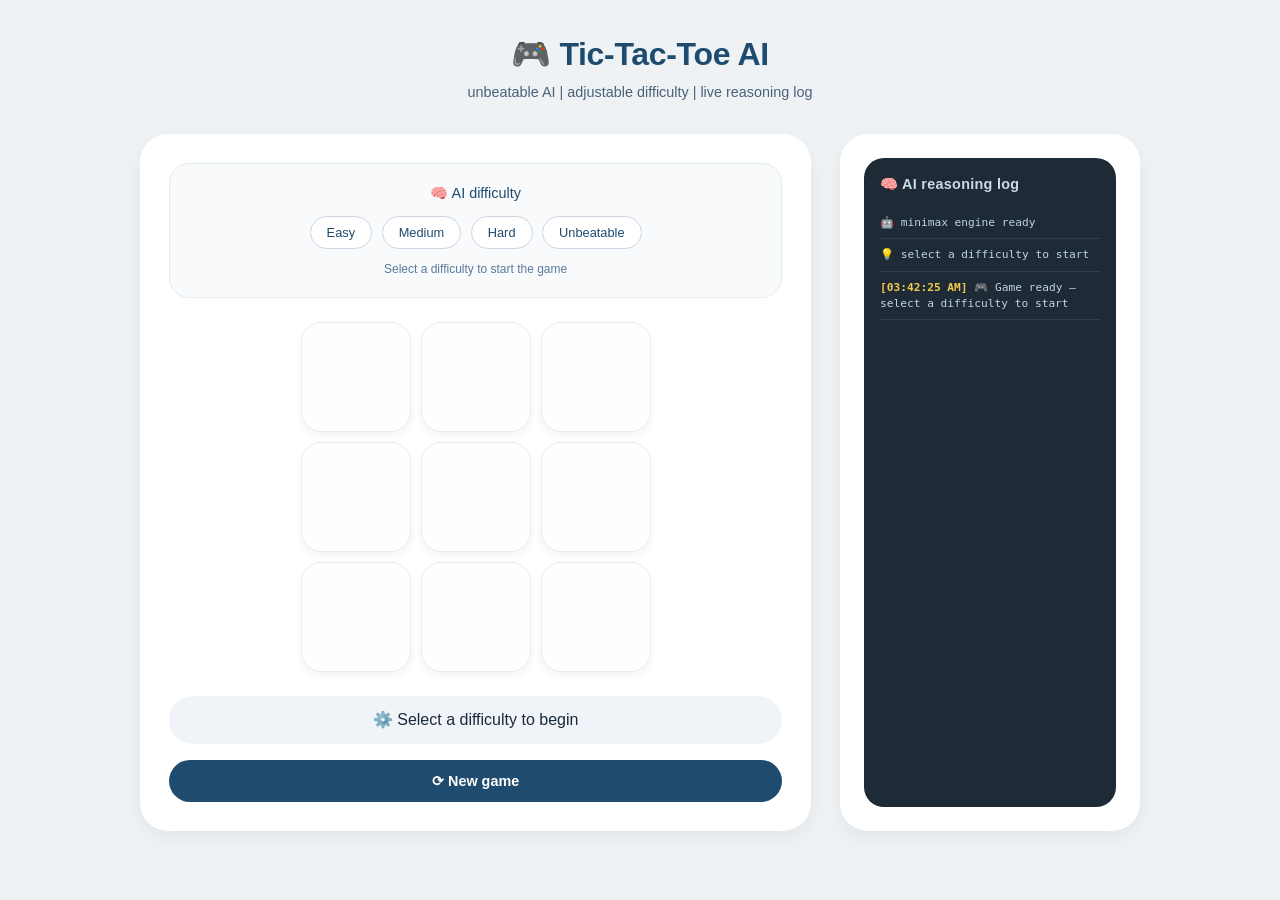
<file: Task 2-TIC-TAC-TOE AI/web_interface.html>
<!DOCTYPE html>
<html lang="en">
<head>
    <meta charset="UTF-8">
    <meta name="viewport" content="width=device-width, initial-scale=1.0, user-scalable=yes">
    <title>Tic‑Tac‑Toe AI</title>
    <style>
        * {
            margin: 0;
            padding: 0;
            box-sizing: border-box;
        }

        body {
            font-family: 'Inter', -apple-system, BlinkMacSystemFont, 'Segoe UI', Roboto, sans-serif;
            background: #eef2f5;
            color: #1a2a3a;
            line-height: 1.4;
            padding: 2rem 1.5rem;
        }

        .app-wrapper {
            max-width: 1000px;
            margin: 0 auto;
        }

        /* header */
        .page-header {
            margin-bottom: 2rem;
            text-align: center;
        }
        .page-header h1 {
            font-size: 2rem;
            font-weight: 600;
            letter-spacing: -0.01em;
            color: #1e4b6e;
        }
        .page-header p {
            color: #4a627a;
            margin-top: 0.3rem;
            font-size: 0.9rem;
        }

        /* 2‑column layout: board + log */
        .dashboard {
            display: grid;
            grid-template-columns: 1fr 300px;
            gap: 1.8rem;
        }

        /* left panel – game */
        .game-panel {
            background: white;
            border-radius: 28px;
            box-shadow: 0 8px 20px rgba(0,0,0,0.05);
            padding: 1.8rem;
        }

        /* right panel – log only */
        .log-panel {
            background: white;
            border-radius: 28px;
            box-shadow: 0 8px 20px rgba(0,0,0,0.05);
            padding: 1.5rem;
            display: flex;
            flex-direction: column;
        }

        /* difficulty card – button group */
        .difficulty-card {
            background: #f8fafc;
            border-radius: 20px;
            padding: 1.2rem;
            border: 1px solid #e2edf2;
            margin-bottom: 1.5rem;
        }
        .difficulty-header {
            font-weight: 500;
            margin-bottom: 0.8rem;
            font-size: 0.9rem;
            color: #1e4b6e;
            text-align: center;
        }
        .difficulty-buttons {
            display: flex;
            gap: 0.6rem;
            justify-content: center;
            flex-wrap: wrap;
        }
        .difficulty-btn {
            background: white;
            border: 1px solid #cbd5e1;
            padding: 0.5rem 1rem;
            border-radius: 40px;
            font-size: 0.8rem;
            font-weight: 500;
            cursor: pointer;
            transition: all 0.15s;
            color: #1e4b6e;
        }
        .difficulty-btn:hover {
            background: #e2e8f0;
            transform: translateY(-1px);
        }
        .difficulty-btn.active {
            background: #1e4b6e;
            border-color: #1e4b6e;
            color: white;
        }
        .difficulty-desc {
            font-size: 0.75rem;
            color: #5b7a9a;
            margin-top: 0.8rem;
            text-align: center;
        }

        /* board */
        .board {
            display: grid;
            grid-template-columns: repeat(3, minmax(90px, 110px));
            grid-auto-rows: minmax(90px, 110px);
            gap: 10px;
            justify-content: center;
            margin: 1.5rem 0;
        }
        .cell {
            background: #fefefe;
            border-radius: 20px;
            box-shadow: 0 4px 8px rgba(0,0,0,0.05);
            display: flex;
            align-items: center;
            justify-content: center;
            font-size: 3rem;
            font-weight: 600;
            cursor: pointer;
            transition: all 0.15s ease;
            border: 1px solid #e0ecf2;
            position: relative;
        }
        .cell:hover:not(.disabled) {
            transform: scale(0.98);
            background: #f4f9fe;
            border-color: #9bc0da;
        }
        .cell.disabled {
            cursor: default;
            opacity: 0.9;
        }
        .winning-cell {
            background: #e9f5eb;
            border: 2px solid #2c8c5a;
            color: #1f6e48;
        }
        .score-overlay {
            position: absolute;
            bottom: 6px;
            right: 8px;
            font-size: 0.7rem;
            font-family: monospace;
            font-weight: 600;
            background: rgba(0,0,0,0.6);
            color: white;
            padding: 2px 6px;
            border-radius: 20px;
        }

        /* game status */
        .game-status {
            text-align: center;
            background: #f0f4f8;
            padding: 0.8rem;
            border-radius: 40px;
            font-weight: 500;
            margin-top: 0.5rem;
        }
        .reset-btn {
            width: 100%;
            background: #1e4b6e;
            border: none;
            padding: 0.8rem;
            border-radius: 40px;
            color: white;
            font-weight: 600;
            font-size: 0.9rem;
            cursor: pointer;
            transition: background 0.2s;
            margin-top: 1rem;
        }
        .reset-btn:hover {
            background: #0f3a55;
        }
        .reset-btn.disabled {
            background: #9bb7d0;
            cursor: not-allowed;
        }

        /* thinking log */
        .thinking-log {
            background: #1e2a36;
            border-radius: 20px;
            padding: 1rem;
            flex: 1;
            display: flex;
            flex-direction: column;
        }
        .thinking-log h3 {
            color: #cbdbe6;
            font-size: 0.9rem;
            margin-bottom: 0.8rem;
            letter-spacing: 0.02em;
        }
        .log-container {
            flex: 1;
            overflow-y: auto;
            font-family: 'SF Mono', 'Fira Code', monospace;
            font-size: 0.7rem;
            max-height: 400px;
        }
        .log-entry {
            padding: 0.5rem 0;
            border-bottom: 1px solid #2e3e4a;
            color: #bdd4e8;
        }
        .log-entry strong {
            color: #f2c94c;
        }

        @media (max-width: 780px) {
            .dashboard {
                grid-template-columns: 1fr;
            }
            .board {
                grid-template-columns: repeat(3, minmax(80px, 95px));
                grid-auto-rows: minmax(80px, 95px);
            }
        }
    </style>
</head>
<body>
<div class="app-wrapper">
    <div class="page-header">
        <h1>🎮 Tic‑Tac‑Toe AI</h1>
        <p>unbeatable AI | adjustable difficulty | live reasoning log</p>
    </div>

    <div class="dashboard">
        <!-- LEFT: GAME -->
        <div class="game-panel">
            <div class="difficulty-card">
                <div class="difficulty-header">
                    🧠 AI difficulty
                </div>
                <div class="difficulty-buttons" id="difficultyButtons">
                    <button data-diff="0" class="difficulty-btn">Easy</button>
                    <button data-diff="1" class="difficulty-btn">Medium</button>
                    <button data-diff="2" class="difficulty-btn">Hard</button>
                    <button data-diff="3" class="difficulty-btn">Unbeatable</button>
                </div>
                <div class="difficulty-desc" id="difficultyDesc">
                    Select a difficulty to start the game
                </div>
            </div>

            <div class="board" id="board"></div>

            <div class="game-status" id="gameStatus">
                ⚙️ Select a difficulty to begin
            </div>
            <button class="reset-btn" id="resetBtn" disabled>⟳ New game</button>
        </div>

        <!-- RIGHT: AI REASONING LOG ONLY -->
        <div class="log-panel">
            <div class="thinking-log">
                <h3>🧠 AI reasoning log</h3>
                <div class="log-container" id="thinkingLog">
                    <div class="log-entry">🤖 minimax engine ready</div>
                    <div class="log-entry">💡 select a difficulty to start</div>
                </div>
            </div>
        </div>
    </div>
</div>

<script>
    // Game state
    let board = Array(9).fill(null);
    let gameActive = false;          // game only active after difficulty chosen
    let currentPlayer = 'X';         // X = human, O = AI
    let aiDifficulty = null;         // no default difficulty
    let currentWinningLine = null;
    let difficultySelected = false;

    // DOM elements
    const boardEl = document.getElementById('board');
    const gameStatusEl = document.getElementById('gameStatus');
    const resetBtn = document.getElementById('resetBtn');
    const thinkingLogContainer = document.getElementById('thinkingLog');
    const difficultyButtons = document.querySelectorAll('.difficulty-btn');
    const difficultyDescSpan = document.getElementById('difficultyDesc');

    function addLogEntry(msg) {
        const entry = document.createElement('div');
        entry.className = 'log-entry';
        const time = new Date().toLocaleTimeString([], { hour: '2-digit', minute:'2-digit', second:'2-digit' });
        entry.innerHTML = `<strong>[${time}]</strong> ${msg}`;
        thinkingLogContainer.appendChild(entry);
        entry.scrollIntoView({ behavior: 'smooth', block: 'nearest' });
        while (thinkingLogContainer.children.length > 40) {
            thinkingLogContainer.removeChild(thinkingLogContainer.children[1]);
        }
    }

    function getScoreColor(score) {
        if (score === null) return '';
        if (score >= 8) return 'rgba(40, 167, 69, 0.25)';
        if (score >= 5) return 'rgba(40, 167, 69, 0.15)';
        if (score >= 1) return 'rgba(40, 167, 69, 0.08)';
        if (score === 0) return 'rgba(0,0,0,0.02)';
        if (score <= -5) return 'rgba(220, 53, 69, 0.2)';
        if (score <= -1) return 'rgba(220, 53, 69, 0.1)';
        return 'rgba(255, 193, 7, 0.1)';
    }

    function renderBoard(scoresMap = null) {
        boardEl.innerHTML = '';
        for (let i = 0; i < 9; i++) {
            const cell = document.createElement('div');
            cell.className = 'cell';
            // Disable cell if game not active, or cell filled, or not human's turn
            if (!gameActive || board[i] !== null || currentPlayer !== 'X') {
                cell.classList.add('disabled');
            }
            cell.textContent = board[i] || '';
            cell.style.fontSize = board[i] ? '2.8rem' : '1.8rem';
            
            if (scoresMap && scoresMap[i] !== undefined && board[i] === null && gameActive) {
                const scoreVal = scoresMap[i];
                cell.style.background = getScoreColor(scoreVal);
                const overlay = document.createElement('div');
                overlay.className = 'score-overlay';
                overlay.textContent = scoreVal;
                cell.appendChild(overlay);
            } else if (board[i] === null) {
                cell.style.background = '#fefefe';
            }
            
            if (currentWinningLine && currentWinningLine.includes(i)) {
                cell.classList.add('winning-cell');
            }
            
            // Only attach click handler if game is active (otherwise no effect)
            cell.addEventListener('click', () => {
                if (gameActive && board[i] === null && currentPlayer === 'X') {
                    handleHumanMove(i);
                }
            });
            boardEl.appendChild(cell);
        }
    }

    function checkGameState() {
        const winPatterns = [
            [0,1,2], [3,4,5], [6,7,8],
            [0,3,6], [1,4,7], [2,5,8],
            [0,4,8], [2,4,6]
        ];
        for (let pattern of winPatterns) {
            const [a,b,c] = pattern;
            if (board[a] && board[a] === board[b] && board[a] === board[c]) {
                currentWinningLine = pattern;
                const winner = board[a];
                if (winner === 'X') return { over: true, msg: '🎉 You won! Congratulations!' };
                else return { over: true, msg: '🤖 AI wins – better luck next time' };
            }
        }
        if (board.every(cell => cell !== null)) {
            currentWinningLine = null;
            return { over: true, msg: '📊 It\'s a draw!' };
        }
        currentWinningLine = null;
        return { over: false, msg: '' };
    }

    async function handleHumanMove(pos) {
        if (!gameActive || board[pos] !== null || currentPlayer !== 'X') return;
        board[pos] = 'X';
        renderBoard();
        
        const state = checkGameState();
        if (state.over) {
            gameActive = false;
            gameStatusEl.textContent = state.msg;
            addLogEntry(state.msg);
            renderBoard();
            return;
        }
        
        currentPlayer = 'O';
        gameStatusEl.textContent = '🤖 AI is thinking ...';
        renderBoard();
        setTimeout(() => aiMove(), 60);
    }

    async function aiMove() {
        if (!gameActive || currentPlayer !== 'O') return;
        addLogEntry(`AI thinking (${getDifficultyName(aiDifficulty)})`);
        try {
            const res = await fetch('/ai_move', {
                method: 'POST',
                headers: { 'Content-Type': 'application/json' },
                body: JSON.stringify({ board: board, difficulty: aiDifficulty })
            });
            const data = await res.json();
            
            if (data.move_scores) {
                const scoreMap = {};
                data.move_scores.forEach(ms => { scoreMap[ms.position] = ms.score; });
                renderBoard(scoreMap);
            }
            
            if (data.move !== undefined && board[data.move] === null) {
                board[data.move] = 'O';
                addLogEntry(`🤗 AI chose position ${data.move} (score ${data.score})`);
                if (data.score >= 8) addLogEntry(`✨ optimal move`);
            }
            renderBoard();
            
            const state = checkGameState();
            if (state.over) {
                gameActive = false;
                gameStatusEl.textContent = state.msg;
                addLogEntry(state.msg);
                renderBoard();
                return;
            }
            
            currentPlayer = 'X';
            gameStatusEl.textContent = '✨ Your turn (X)';
            if (data.move_scores) {
                const map = {};
                data.move_scores.forEach(s => { map[s.position] = s.score; });
                renderBoard(map);
            } else {
                renderBoard();
            }
        } catch (err) {
            addLogEntry(`⚠️ API error: ${err.message}`);
            gameStatusEl.textContent = '⚠️ Backend error – check if server is running';
        }
    }

    function getDifficultyName(level) {
        return ['Easy (random)', 'Medium (1‑ply)', 'Hard (full minimax)', 'Unbeatable (α‑β)'][level];
    }

    function resetGame() {
        board = Array(9).fill(null);
        gameActive = true;
        currentPlayer = 'X';
        currentWinningLine = null;
        gameStatusEl.textContent = '✨ Your turn (X)';
        renderBoard();
        addLogEntry('⟳ Game reset');
    }

    // Called when a difficulty button is clicked
    function selectDifficulty(level) {
        aiDifficulty = level;
        difficultySelected = true;
        gameActive = true;
        // Update button active state
        difficultyButtons.forEach(btn => {
            const diffVal = parseInt(btn.getAttribute('data-diff'));
            if (diffVal === level) {
                btn.classList.add('active');
            } else {
                btn.classList.remove('active');
            }
        });
        // Update description
        const descs = [
            'random moves – no intelligence',
            'looks 1 move ahead, misses traps',
            'full minimax – explores all possibilities',
            'minimax + alpha‑beta pruning – optimal & fast'
        ];
        difficultyDescSpan.textContent = descs[level];
        addLogEntry(`Difficulty set to ${getDifficultyName(level)}`);
        
        // Enable reset button
        resetBtn.disabled = false;
        // Start a fresh game
        resetGame();
    }

    // Attach click handlers to difficulty buttons
    difficultyButtons.forEach(btn => {
        btn.addEventListener('click', () => {
            const newDiff = parseInt(btn.getAttribute('data-diff'));
            selectDifficulty(newDiff);
        });
    });

    resetBtn.addEventListener('click', () => {
        if (difficultySelected && gameActive === true) {
            resetGame();
        } else if (difficultySelected) {
            // game already over, just reset
            resetGame();
        } else {
            addLogEntry('⚠️ Please select a difficulty first');
        }
    });

    // Initial render (board empty, disabled)
    function init() {
        renderBoard();
        addLogEntry('🎮 Game ready – select a difficulty to start');
        // No default difficulty, board inactive
        gameActive = false;
        resetBtn.disabled = true;
    }
    init();
</script>
</body>
</html>
</file>
